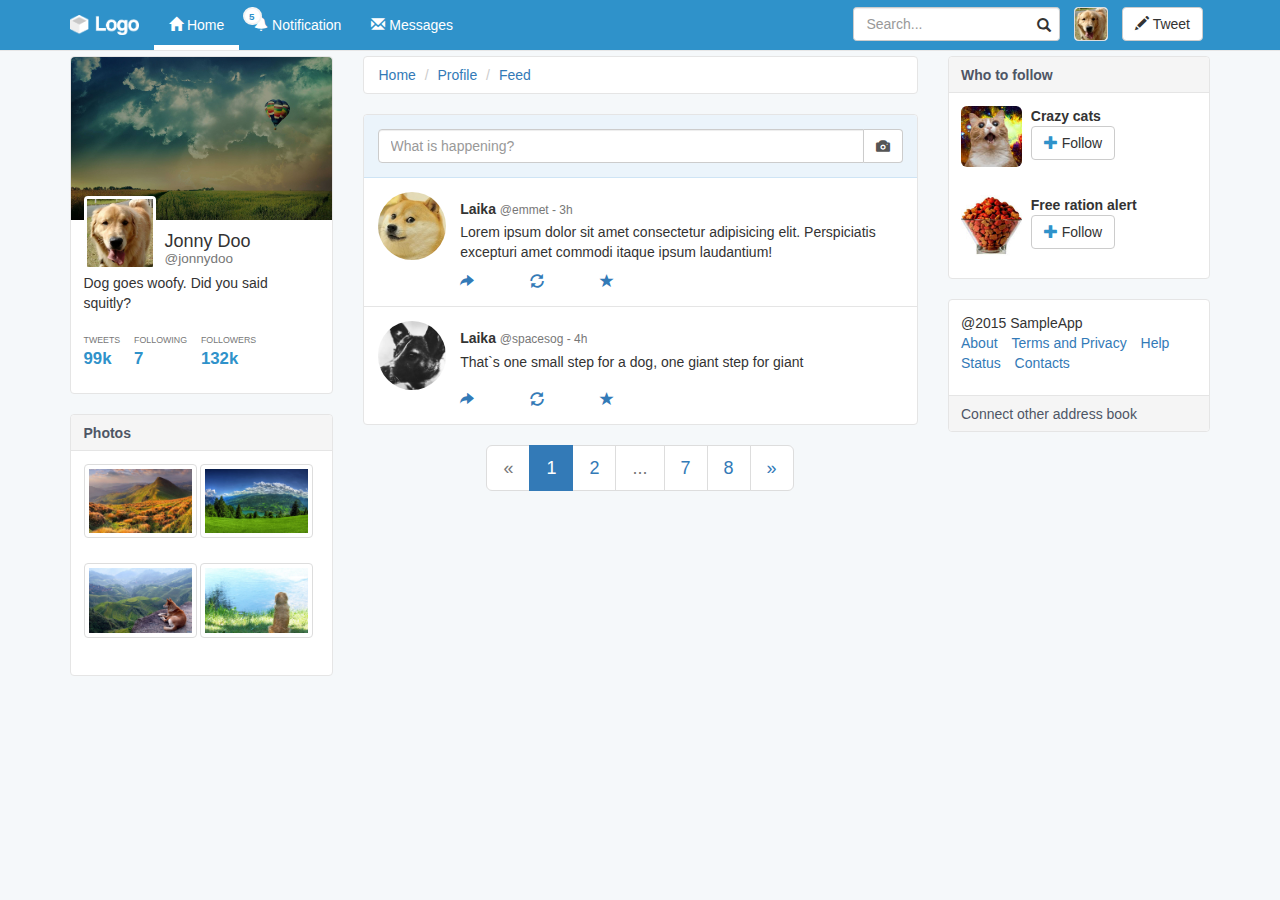
<file: ch_6/index.html>
<!DOCTYPE html>
<html lang="ru">

<head>
    <meta charset="UTF-8">
    <meta name="viewport" content="width=device-width, initial-scale=1.0">
    <link rel="stylesheet" href="css/bootstrap.min.css">
    <link rel="stylesheet" href="css/base.css">
    <title>Web app</title>

</head>

<body>
    <nav class="navbar navbar-default navbar-fixed-top">
        <div class="container">
            <div class="navbar-header">
                <a href="#!" class="navbar-brand">
                    <img src="imgs/logo.png" alt="" class="img-responsive">
                </a>
                <button type="button" class="navbar-toggle collapsed" data-toggle="collapse" data-target="#nav-menu"
                    aria-expanded="false">
                    <span class="sr-only">Toggle navigation</span>
                    <span class="icon-bar"></span>
                    <span class="icon-bar"></span>
                    <span class="icon-bar"></span>
                </button>
                <button id="tweet" class="btn btn-default pull-right visible-xs-block">
                    <span class="glyphicon glyphicon-pencil" aria-hidden="true"></span>
                    Tweet
                </button>
            </div>
            <div class="collapse navbar-collapse" id="nav-menu">
                <ul class="nav navbar-nav">
                    <li class="active">
                        <a href="#">
                            <span class="glyphicon glyphicon-home" aria-hidden="true"></span>

                            Home</a>
                    </li>
                    <li>
                        <a href="#">
                            <span class="badge">5</span>
                            <span class="glyphicon glyphicon-bell" aria-hidden="true"></span>

                            Notification</a>
                    </li>
                    <li>
                        <a href="#">
                            <span class="glyphicon glyphicon-envelope" aria-hidden="true"></span>

                            Messages</a>
                    </li>
                    <li class="visible-xs-inline">
                        <a href="#!">
                            <span class="glyphicon glyphicon-user" aria-hidden="true"></span>
                            Profile
                        </a>
                    </li>
                    <li class="visible-xs-inline">
                        <a href="#!">
                            <span class="glyphicon glyphicon-off" aria-hidden="true"></span>
                            Logout
                        </a>
                    </li>
                </ul>
                <button class="btn btn-default pull-right hidden-xs" id="tweet">
                    <span class="glyphicon glyphicon-pencil" aria-hidden="true"></span>
                    Tweet
                </button>
                <div class="btn-group pull-right hidden-xs" id="nav-options">
                    <button type="button" class="btn btn-default dropdown-toggle thumbnail" data-toggle="dropdown"
                        aria-haspopup="true" aria-expanded="false">
                        <img src="imgs/jon.png">

                    </button>
                    <ul class="dropdown-menu">
                        <li><a href="#!">Profile</a></li>
                        <li><a href="#!">Settings</a></li>
                        <li role="separator"></li>
                        <li><a href="#!">Logout</a></li>
                    </ul>
                </div>
                <form class="hidden-sm hidden-xs" role="search" id="search">
                    <div class="input-group">
                        <input type="text" class="form-control" placeholder="Search...">
                        <span class="glyphicon glyphicon-search" aria-hidden="true"></span>
                    </div>
                </form>
            </div>
        </div>
    </nav>
    <div class="container">
        <div class="row">
            <div class="col-md-3 hidden-sm hidden-xs" id="id-profile">
                <div id="profile-resume" class="card">
                    <img src="imgs/landscape.jpg" class="card-img-top img-responsive">
                    <div class="card-block">
                        <img src="imgs/jon.png" class="card-img">
                        <h4 class="card-title">Jonny Doo <small>@jonnydoo</small> </h4>
                        <p class="card-text">Dog goes woofy. Did you said squitly?</p>
                        <ul class="list-inline list-unstyled">
                            <li id="card-tweets">
                                <a href="#">
                                    <span class="profile-stats">Tweets</span>
                                    <span class="profile-value">99k</span>
                                </a>
                            </li>
                            <li id="card-following">
                                <a href="#">
                                    <span class="profile-stats">Following</span>
                                    <span class="profile-value">7</span>
                                </a>
                            </li>
                            <li id="card-followers">
                                <a href="#">
                                    <span class="profile-stats">Followers</span>
                                    <span class="profile-value">132k</span>
                                </a>
                            </li>
                        </ul>
                    </div>
                </div>
                <div id="profile-photo" class="card">
                    <div class="card-header">Photos</div>
                    <div class="card-block">
                        <ul class="list-inline list-unstyled">
                            <li><a href="#!" class="thumbnail">
                                    <img src="imgs/landscape-02.jpg" alt="" class="img-responsive">
                                </a>
                            </li>
                            <li><a href="#!" class="thumbnail">
                                    <img src="imgs/landscape-03.jpg" alt="" class="img-responsive">
                                </a>
                            </li>
                            <li><a href="#!" class="thumbnail">
                                    <img src="imgs/landscape-04.jpg" alt="" class="img-responsive">
                                </a>
                            </li>
                            <li><a href="#!" class="thumbnail">
                                    <img src="imgs/landscape-05.jpg" alt="" class="img-responsive">
                                </a>
                            </li>
                        </ul>
                    </div>
                </div>
            </div>
            <div id="main" class="col-sm-12 col-md-6">
                <ol class="breadcrumb card">
                    <li><a href="#!">Home</a></li>
                    <li><a href="#!">Profile</a></li>
                    <li class="active"><a href="#!">Feed</a></li>
                </ol>
                <div id="main-card" class="card">
                    <form id="new-message">
                        <div class="input-group">
                            <input type="text" class="form-control" placeholder="What is happening?">
                            <span class="input-group-addon">
                                <span class="glyphicon glyphicon-camera"></span>
                            </span>
                        </div>
                    </form>
                    <ul id="feed" class="list-unstyled">
                        <li>
                            <img src="imgs/doge.jpg" alt="" class="feed-avatar img-circle">
                            <div class="feed-post">
                                <h5>Laika <small>@emmet - 3h</small></h5>
                                <p>Lorem ipsum dolor sit amet consectetur adipisicing elit. Perspiciatis excepturi amet
                                    commodi itaque ipsum laudantium!</p>
                            </div>
                            <div class="action-list">
                                <a href="#!">
                                    <span class="glyphicon glyphicon-share-alt"></span>
                                </a>
                                <a href="#!">
                                    <span class="glyphicon glyphicon-refresh"></span>
                                </a>
                                <a href="#!">
                                    <span class="glyphicon glyphicon-star"></span>
                                </a>
                            </div>
                        </li>
                        <li>
                            <img src="imgs/laika.jpg" alt="" class="feed-avatar img-circle">
                            <div class="feed-post">
                                <h5>Laika <small>@spacesog - 4h</small></h5>
                                <p>That`s one small step for a dog, one giant step for giant</p>
                            </div>
                            <div class="action-list">
                                <a href="#!">
                                    <span class="glyphicon glyphicon-share-alt"></span>
                                </a>
                                <a href="#!">
                                    <span class="glyphicon glyphicon-refresh"></span>
                                </a>
                                <a href="#!">
                                    <span class="glyphicon glyphicon-star"></span>
                                </a>
                            </div>
                        </li>
                    </ul>
                </div>
                <nav class="text-center">
                    <ul class="pagination pagination-lg">
                        <li class="disabled"><a href="#" aria-label="Previos"><span
                                    aria-hidden="true">&laquo;</span></a></li>
                        <li class="active"><a href="#!">1<span class="sr-only">(current)</span></a></li>
                        <li><a href="#!">2</a></li>
                        <li class="disabled"><a href="#!">...</a></li>
                        <li><a href="#!">7</a></li>
                        <li><a href="#!">8</a></li>
                        <li><a href="#!" aria-label="Next"><span aria-hidden="true">&raquo;</span></a></li>

                    </ul>
                </nav>
            </div>
            <div id="right-content" class="col-md-3 hidden-sm hidden-xs">
                <div id="who-follow" class="card">
                    <div class="card-header">
                        Who to follow
                    </div>
                    <div class="card-block">
                        <ul class="list-unstyled">
                            <li>
                                <img src="imgs/cat.jpg" alt="" class="img-rounded">
                                <div class="info">
                                    <strong>Crazy cats</strong>
                                    <button class="btn btn-default">
                                        <span class="glyphicon glyphicon-plus" aria-hidden="true"></span> Follow
                                    </button>
                                </div>
                            </li>
                            <li><img src="imgs/ration.jpg" alt="" class="img-rounded">
                                <div class="info">
                                    <strong>Free ration alert</strong>
                                    <button class="btn btn-default">
                                        <span class="glyphicon glyphicon-plus" aria-hidden="true"></span>
                                        Follow
                                    </button>
                                </div>
                            </li>
                        </ul>
                    </div>
                </div>
                <div id="app-info" class="card">
                    <div class="card-block">
                        @2015 SampleApp
                        <ul class="list-unstyled list-inline">
                            <li><a href="#!">About</a></li>
                            <li><a href="#!">Terms and Privacy</a></li>
                            <li><a href="#!">Help</a></li>
                            <li><a href="#!">Status</a></li>
                            <li><a href="#!">Contacts</a></li>
                        </ul>
                    </div>
                    <div class="card-footer">Connect other address book</div>
                </div>
            </div>
        </div>

        <!-- Bootstap 4 card -->
        <!-- <div class="card">
            <img src="imgs/landscape.jpg" alt="" class="card-img-top img-responsive">
            <div class="card-block">
                <h4 class="card-title">Name</h4>
                <p class="card-text">About text</p>
                <a href="#!" class="btn btn-primary">Can add buttons</a>
            </div>
        </div> -->
        <!--END Bootstap 4 card -->
        <!-- Bootstap 3 card -->


    </div>

    <script src="js/jquery-1.11.3.js"></script>
    <script src="js/bootstrap.js"></script>
    <script src="js/main.js"></script>
</body>

</html>
</file>
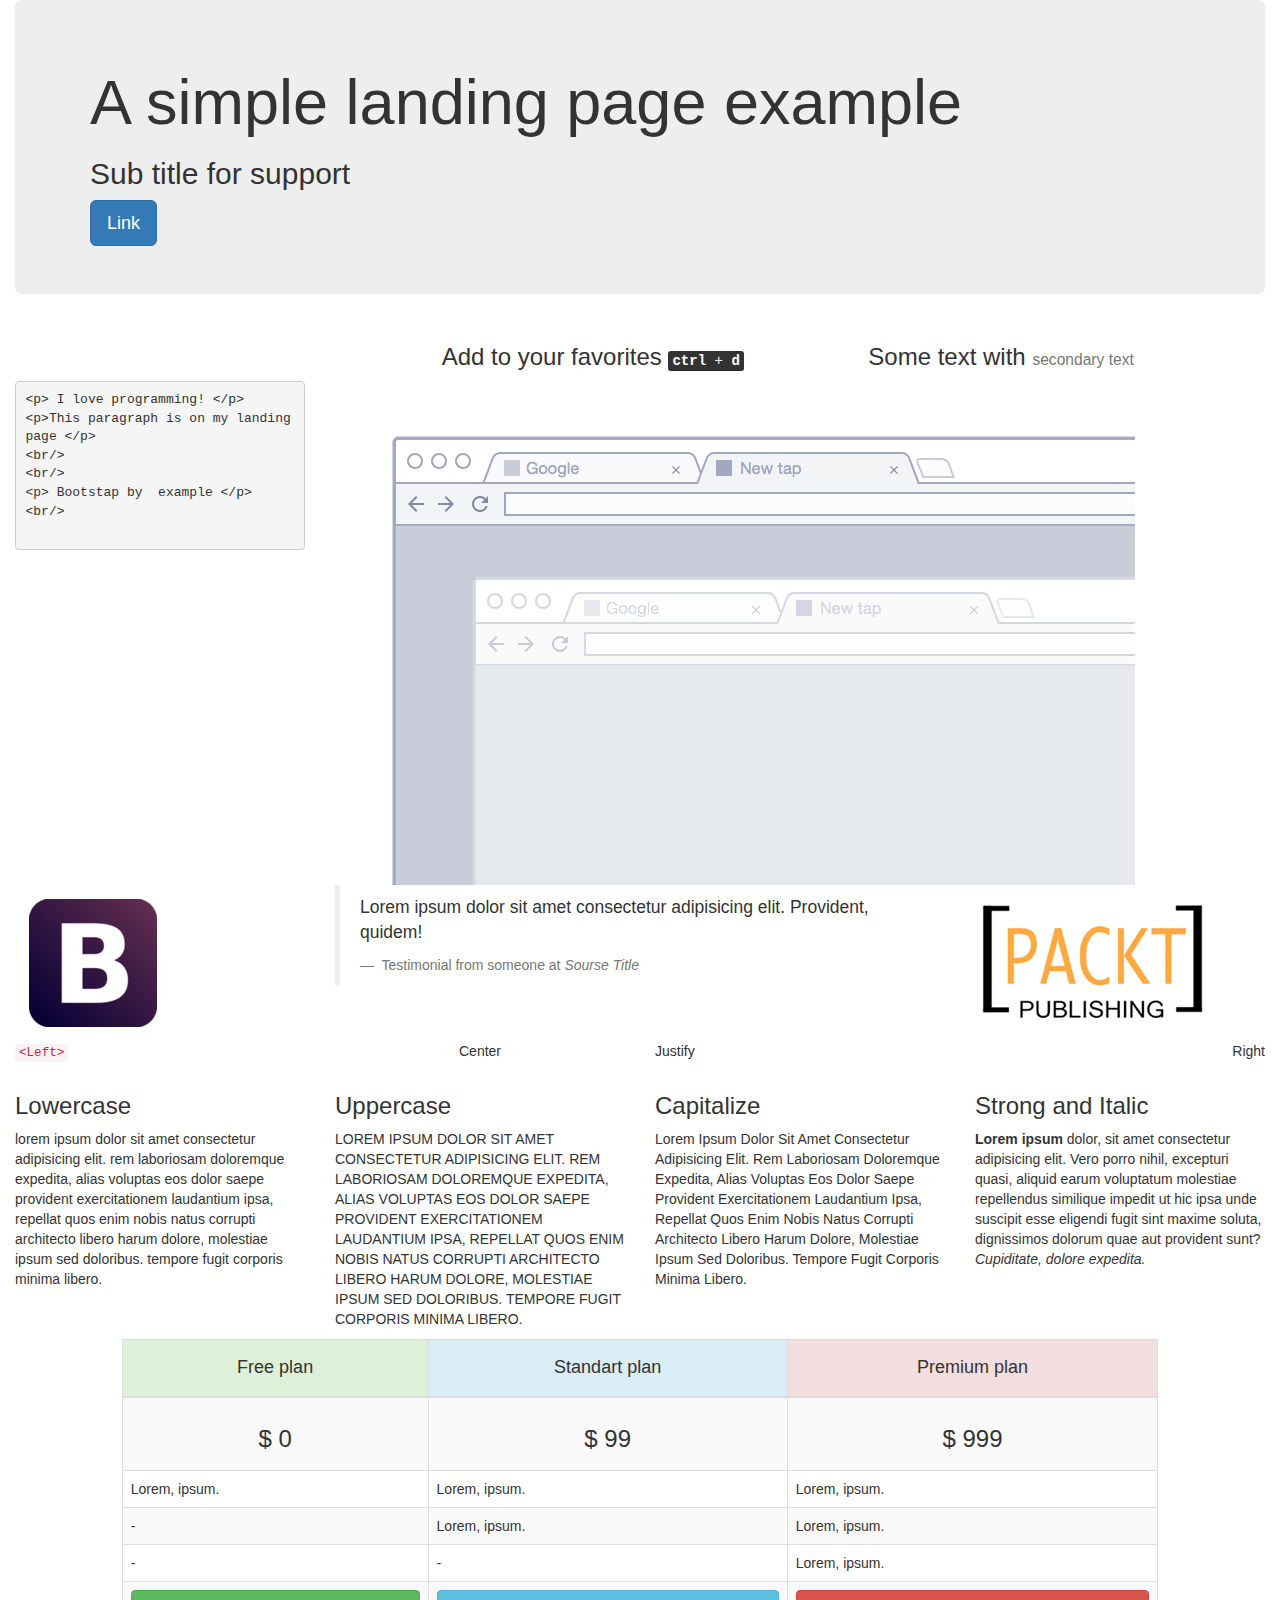
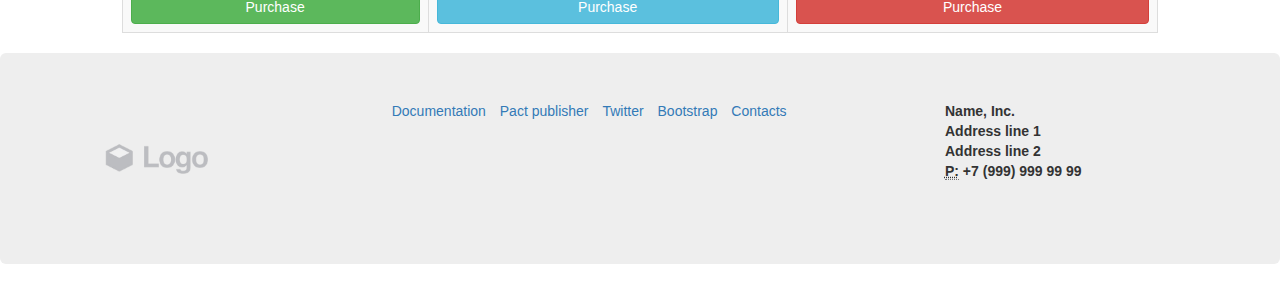
<file: ch_3/hello_world.html>
<!DOCTYPE html>
<html>

<head>
  <meta charset="utf-8">
  <meta http-equiv="X-UA-Compatible" content="IE=edge">
  <meta name="viewport" content="width=device-width, initial-scale=1">
  <title>Hello World!</title>
  <link rel="stylesheet" href="css/bootstrap.min.css">
  <link rel="stylesheet" href="css/base.css">
</head>

<body>
  <div class="container-fluid">
    <div class="jumbotron">
      <div class="container">
        <div class="row">
          <header class="col-md-12">
            <h1 class="h2">A simple landing page example</h1>
            <h2 class="h2">Sub title for support</h2>
            <a href="#" class="btn btn-primary btn-lg" role="button">Link</a>

          </header>

        </div>
      </div>
    </div>
    <div class="row">
      <div class="col-md-offset-4 col-md-4 col-sm-6 col-lg-push-4">
        <h3>Some text with <small>secondary text</small>
        </h3>
      </div>
      <div class="col-md-4 col-sm-6 col-lg-pull-4">
        <h3>
          Add to your favorites
          <small>
            <kbd class="nowrap"> <kbd>ctrl</kbd> + <kbd>d</kbd></kbd>
          </small>
        </h3>
      </div>
    </div>
    <div class="row">
      <div class="col-md-3 col-xs-5">
        <pre>
&lt;p&gt; I love programming! &lt;/p&gt;
&lt;p&gt;This paragraph is on my landing page &lt;/p&gt;
&lt;br/&gt; 
&lt;br/&gt; 
&lt;p&gt; Bootstap by  example &lt;/p&gt;
&lt;br/&gt; 
      </pre>
      </div>
      <div class="col-md-9 col-xs-7">
        <img src="imgs/center.png" alt="" class="img-responsive hidden-xs">
        <img src="imgs/mobile.png" alt="" class="img-responsive visible-xs">
      </div>
    </div>
    <div class="row">
      <div class="col-md-3 hidden-xs col-sm-3">
        <img src="imgs/bs.png" class="img-responsive">
      </div>
      <div class="col-md-6 col-xs-offset-1 col-xs-11 col-sm-6 col-sm-offset-0">
        <blockquote>
          <p>
            Lorem ipsum dolor sit amet consectetur adipisicing elit. Provident, quidem!
          <footer>
            Testimonial from someone at <cite title="Sourse title">Sourse Title</cite>
          </footer>
          </p>
        </blockquote>
      </div>
      <div class="col-md-3 col-xs-7 col-sm-3">
        <img src="imgs/packt.png" class="img-responsive">
      </div>
      <div class="col-xs-5 visible-xs hidden-sm">
        <img src="imgs/bs.png" class="img-responsive">
      </div>
    </div>
    <div class="row">
      <div class="col-md-3">
        <p class="text-left">
          <code>&lt;Left&gt;</code>
        </p>
      </div>
      <div class="col-md-3">
        <p class="text-center">Center</p>
      </div>
      <div class="col-md-3">
        <p class="text-justify">Justify</p>
      </div>
      <div class="col-md-3">
        <p class="text-right">Right</p>
      </div>
    </div>
    <div class="row">
      <div class="col-md-3">
        <h3>Lowercase</h3>
        <p class="text-lowercase">Lorem ipsum dolor sit amet consectetur adipisicing elit. Rem laboriosam doloremque
          expedita, alias voluptas eos dolor saepe provident exercitationem laudantium ipsa, repellat quos enim nobis
          natus corrupti architecto libero harum dolore, molestiae ipsum sed doloribus. Tempore fugit corporis minima
          libero.</p>
      </div>
      <div class="col-md-6">
        <div class="row">
          <div class="col-md-6">
            <h3>Uppercase</h3>
            <p class="text-uppercase">Lorem ipsum dolor sit amet consectetur adipisicing elit. Rem laboriosam doloremque
              expedita, alias voluptas eos dolor saepe provident exercitationem laudantium ipsa, repellat quos enim
              nobis
              natus corrupti architecto libero harum dolore, molestiae ipsum sed doloribus. Tempore fugit corporis
              minima
              libero.</p>
          </div>
          <div class="col-md-6">
            <h3>Capitalize</h3>
            <p class="text-capitalize">Lorem ipsum dolor sit amet consectetur adipisicing elit. Rem laboriosam
              doloremque
              expedita, alias voluptas eos dolor saepe provident exercitationem laudantium ipsa, repellat quos enim
              nobis
              natus corrupti architecto libero harum dolore, molestiae ipsum sed doloribus. Tempore fugit corporis
              minima
              libero.</p>
          </div>
        </div>
      </div>
      <div class="col-md-3">
        <h3>Strong and Italic</h3>
        <p>
          <strong> Lorem ipsum</strong> dolor, sit amet consectetur adipisicing elit. Vero porro nihil, excepturi quasi,
          aliquid earum voluptatum molestiae repellendus similique impedit ut hic ipsa unde suscipit esse eligendi fugit
          sint maxime soluta, dignissimos dolorum quae aut provident sunt? <em>Cupiditate, dolore expedita.</em>
        </p>
      </div>
    </div>
    <div class="row">
      <div class="col-md-10 col-md-offset-1">
        <table class="table table-striped table-bordered table-hover">
          <thead>
            <tr>
              <th class="success text-center">
                <h4>Free plan</h4>
              </th>
              <th class="info text-center">
                <h4>Standart plan</h4>
              </th>
              <th class="danger text-center">
                <h4>Premium plan</h4>
              </th>
            </tr>
          </thead>
          <tbody>
            <tr>
              <td>
                <h3 class="text-center">$ 0</h3>
              </td>
              <td>
                <h3 class="text-center">$ 99</h3>
              </td>
              <td>
                <h3 class="text-center">$ 999</h3>
              </td>
            </tr>
            <tr>
              <td>Lorem, ipsum.</td>
              <td>Lorem, ipsum.</td>
              <td>Lorem, ipsum.</td>
            </tr>
            <tr>
              <td>-</td>
              <td>Lorem, ipsum.</td>
              <td>Lorem, ipsum.</td>
            </tr>
            <tr>
              <td>-</td>
              <td>-</td>
              <td>Lorem, ipsum.</td>
            </tr>
            <tr>
              <td><a class="btn btn-success btn-block" href="#" id="">Purchase</a></td>
              <td><a class="btn btn-info btn-block" href="#" id="">Purchase</a></td>
              <td><a class="btn btn-danger btn-block" href="#" id="">Purchase</a></td>
            </tr>

          </tbody>
        </table>
      </div>
    </div>
    <footer class="row jumbotron">
      <div class="col-md-2">
        <img src="imgs/logo.png" alt="" class="img-responsive">
      </div>
      <div class="col-md-7 text-center">
        <ul class="unstyled list-inline">
          <li><a href="#!">Documentation</a></li>
          <li><a href="#!">Pact publisher</a></li>
          <li><a href="#!">Twitter</a></li>
          <li><a href="#!">Bootstrap</a></li>
          <li><a href="#!">Contacts</a></li>
        </ul>
      </div>
      <div class="col-md-3">
        <address>
          <strong>Name, Inc. <br>Address line 1 <br> Address line 2 <br>
            <abbr title="Phone">P:</abbr> +7 (999) 999 99 99
          </strong>
        </address>
      </div>
    </footer>
    <!-- <script src="https://cdn.jsdelivr.net/npm/@popperjs/core@2.11.8/dist/umd/popper.min.js"
      integrity="sha384-I7E8VVD/ismYTF4hNIPjVp/Zjvgyol6VFvRkX/vR+Vc4jQkC+hVqc2pM8ODewa9r" crossorigin="anonymous"></script>
    <script src="https://cdn.jsdelivr.net/npm/bootstrap@5.3.3/dist/js/bootstrap.min.js"
      integrity="sha384-0pUGZvbkm6XF6gxjEnlmuGrJXVbNuzT9qBBavbLwCsOGabYfZo0T0to5eqruptLy" crossorigin="anonymous"></script> -->
    <script src="js/jquery-1.11.3.js"></script>
    <script src="js/bootstrap.js"></script>
</body>

</html>
</file>
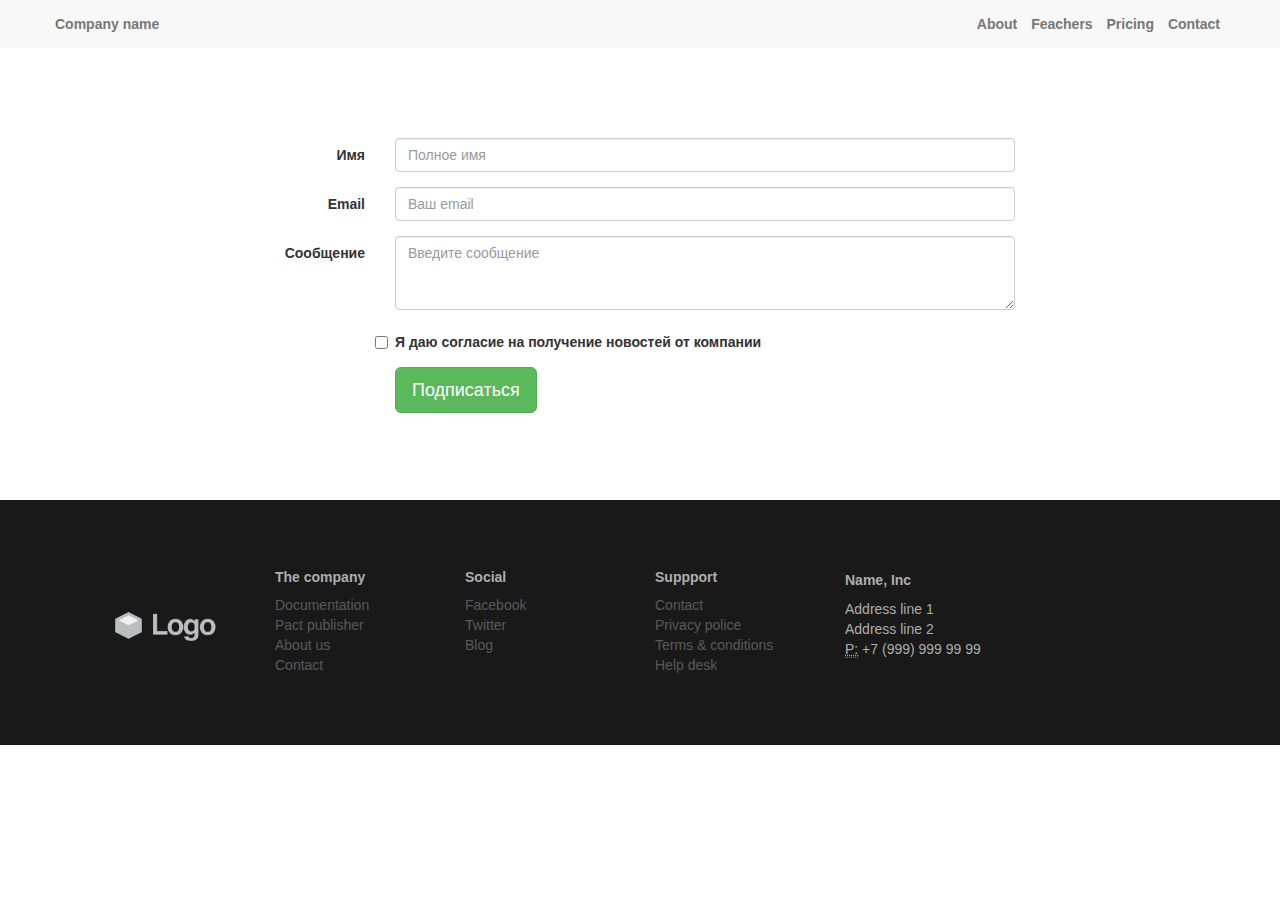
<file: ch_4/contact.html>
<!DOCTYPE html>
<html lang="en">

<head>
    <meta charset="UTF-8">
    <meta name="viewport" content="width=device-width, initial-scale=1.0">
    <meta charset="utf-8">
    <meta http-equiv="X-UA-Compatible" content="IE=edge">
    <meta name="viewport" content="width=device-width, initial-scale=1">
    <title>Hello World!</title>
    <link rel="stylesheet" href="css/bootstrap.min.css">
    <link rel="stylesheet" href="css/base.css">
    <title>Document</title>
</head>

<body>
    <header>
        <div class="container">
            <div class="row">
                <a href="#!" class="brand pull-left">Company name</a>
                <ul class="list-inline list-unstyled pull-right">
                    <li><a href="#!">About</a></li>
                    <li><a href="#!">Feachers</a></li>
                    <li><a href="#!">Pricing</a></li>
                    <li><a href="#!">Contact</a></li>
                </ul>
            </div>
        </div>
    </header>
    <section id="contact" class="container">
        <div class="row">
            <div class="col-sm-offset-2 col-sm-8">
                <form class="form-horizontal">
                    <div class="form-group">
                        <label for="contact-name" class="col-sm-2 control-label">Имя</label>
                        <div class="col-sm-10">
                            <input type="text" class="form-control" id="contact-name" placeholder="Полное имя">
                        </div>
                    </div>
                    <div class="form-group">
                        <label for="contact-email" class="col-sm-2 control-label">Email</label>
                        <div class="col-sm-10">
                            <input type="text" class="form-control" id="contact-email" placeholder="Ваш email">
                        </div>
                    </div>
                    <div class="form-group">
                        <label for="contact-message" class="col-sm-2 control-label">Сообщение</label>
                        <div class="col-sm-10">
                            <textarea rows="3" class="form-control" id="contact-message"
                                placeholder="Введите сообщение"></textarea>
                        </div>
                    </div>
                    <div class="form-group">
                        <div class="col-sm-offset-2 col-sm-10">
                            <label for="" class="checkbox">
                                <input type="checkbox" value="">
                                Я даю согласие на получение новостей от компании
                            </label>
                        </div>
                    </div>
                    <div class="form-group">
                        <div class="col-sm-offset-2 col-sm-10">
                            <button class="btn btn-lg btn-success" type="submit">Подписаться</button>
                        </div>
                    </div>
                </form>
            </div>
        </div>
    </section>
    <footer>
        <div class="container">
            <div class="col-sm-2">
                <img src="/ch_4/imgs/logo.png" class="img-responsive">
            </div>
            <div class="col-sm-2">
                <h5>The company</h5>
                <ul class="list-unstyled">
                    <li><a href="#!">Documentation</a></li>
                    <li><a href="#!">Pact publisher</a></li>
                    <li><a href="#!">About us</a></li>
                    <li><a href="#!">Contact</a></li>
                </ul>
            </div>
            <div class="col-sm-2">
                <h5>Social</h5>
                <ul class="list-unstyled">
                    <li><a href="#!">Facebook</a></li>
                    <li><a href="#!">Twitter</a></li>
                    <li><a href="#!">Blog</a></li>
                </ul>
            </div>
            <div class="col-sm-2">
                <h5>Suppport</h5>
                <ul class="list-unstyled">
                    <li><a href="#!">Contact</a></li>
                    <li><a href="#!">Privacy police</a></li>
                    <li><a href="#!">Terms & conditions</a></li>
                    <li><a href="#!">Help desk</a></li>
                </ul>
            </div>
            <div class="col-sm-4">
                <address>
                    <strong>Name, Inc</strong> Address line 1 <br>
                    Address line 2 <br>
                    <abbr title="Телефон">P:</abbr> +7 (999) 999 99 99
                </address>
            </div>
        </div>
    </footer>
    <script src="js/jquery-1.11.3.js"></script>
    <script src="js/bootstrap.js"></script>
    <script src="js/main.js"></script>
</body>

</html>
</file>
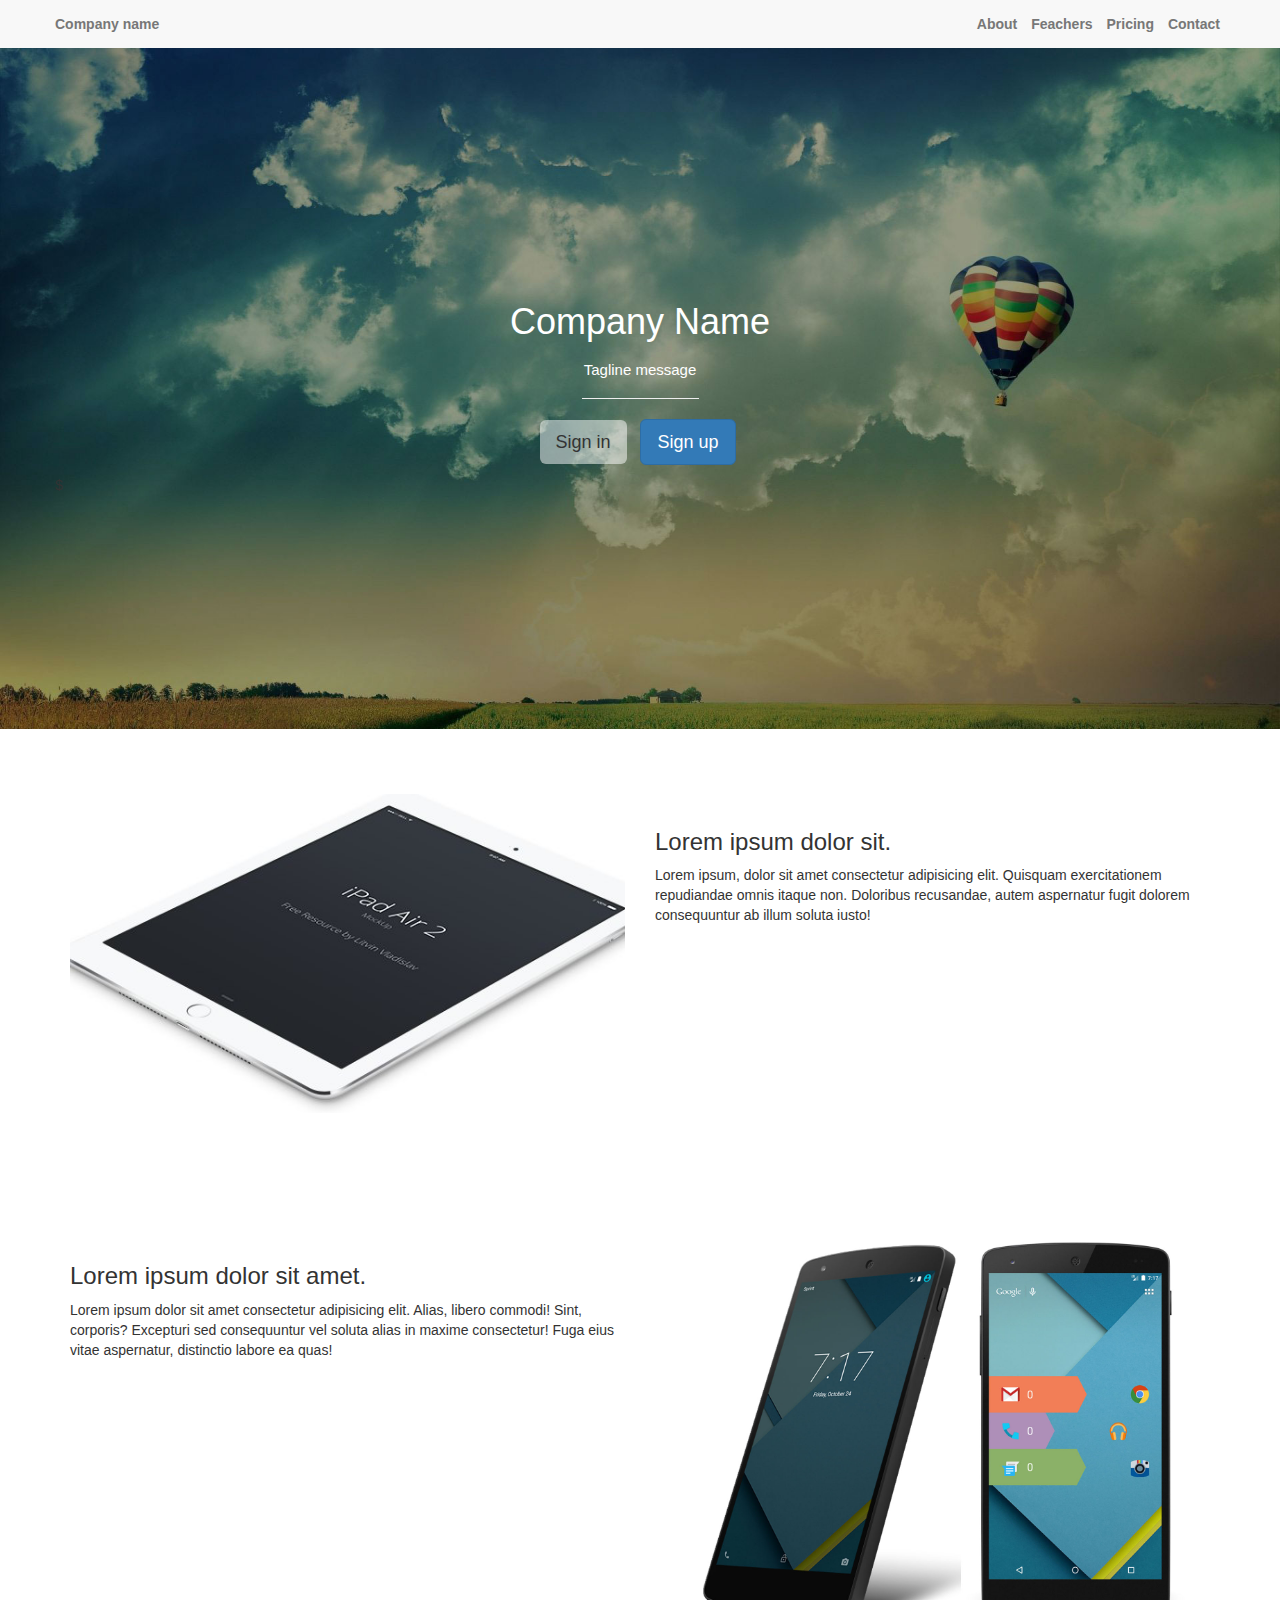
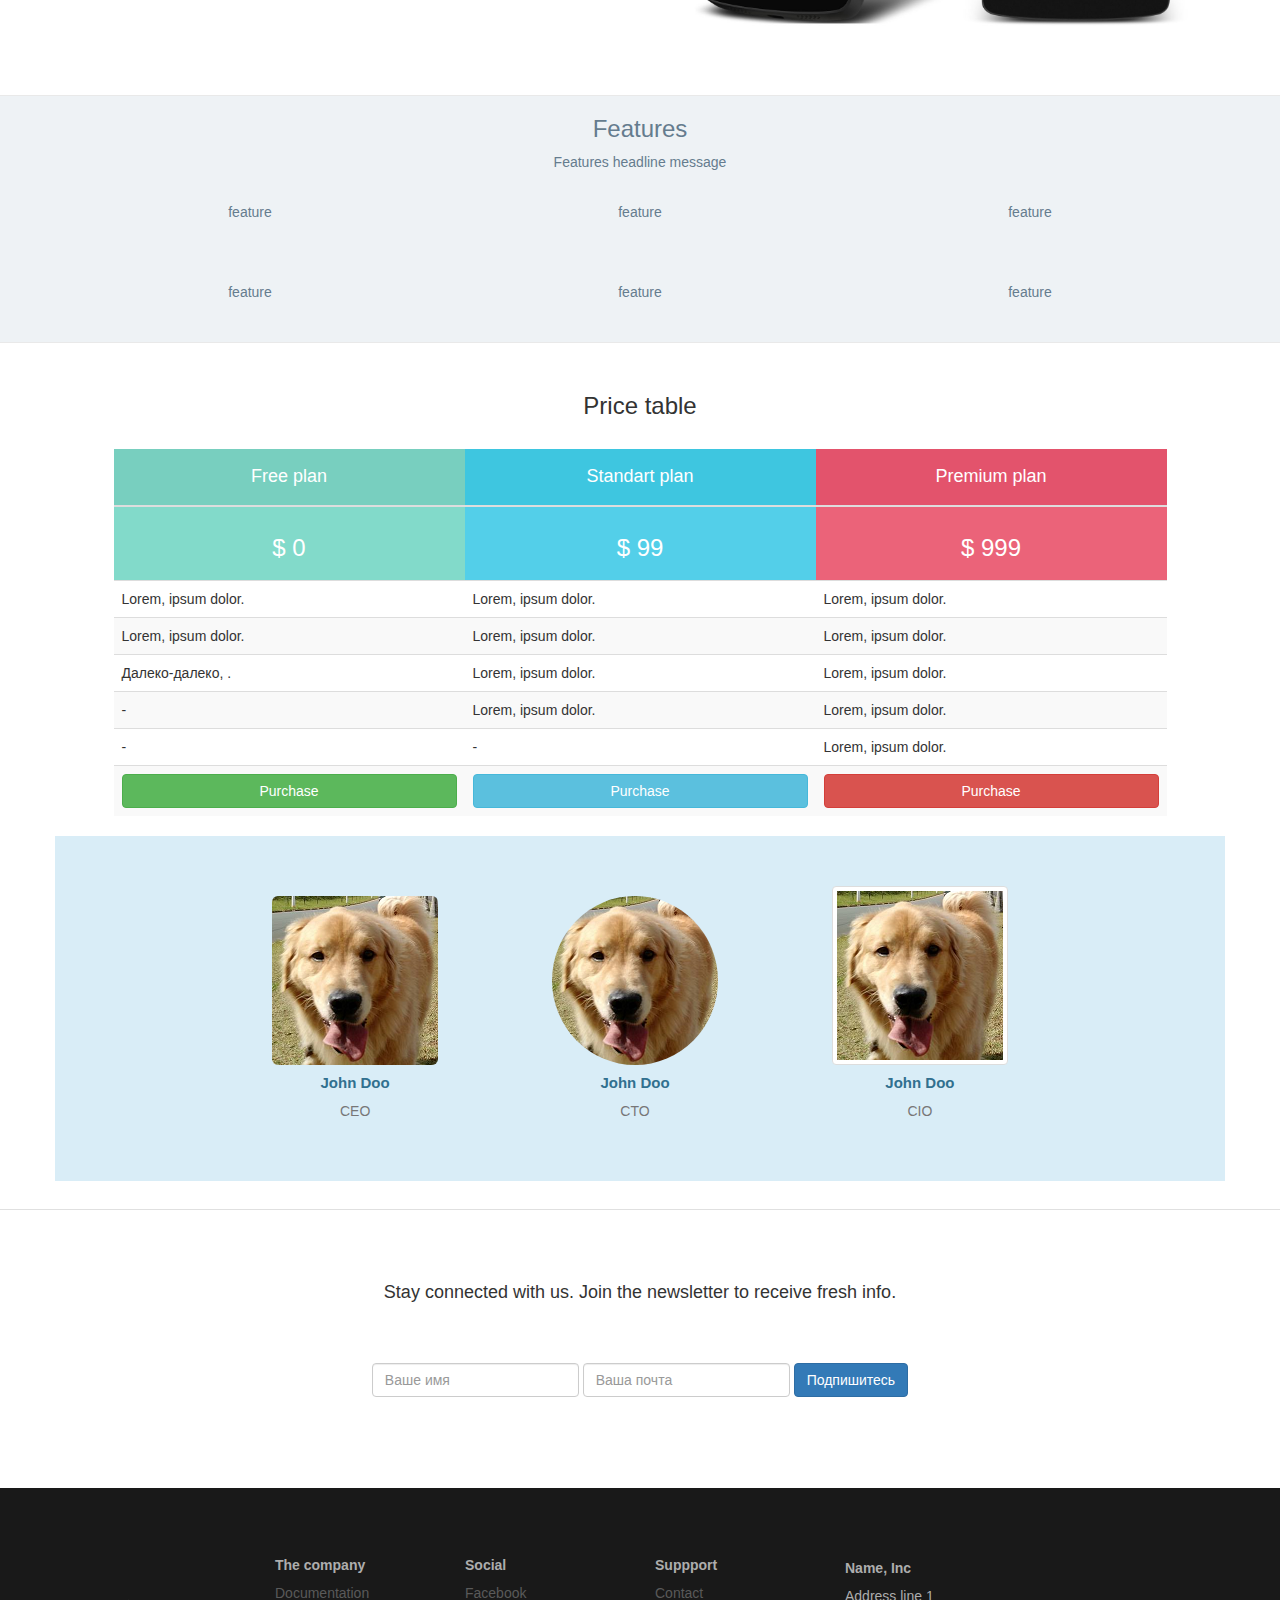
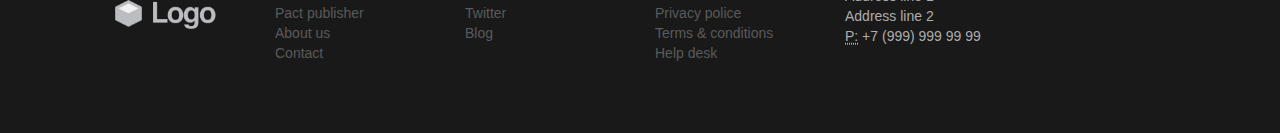
<file: ch_4/hello_world.html>
<!DOCTYPE html>
<html>

<head>
  <meta charset="utf-8">
  <meta http-equiv="X-UA-Compatible" content="IE=edge">
  <meta name="viewport" content="width=device-width, initial-scale=1">
  <title>Hello World!</title>
  <link rel="stylesheet" href="css/bootstrap.min.css">
  <link rel="stylesheet" href="css/base.css">
</head>

<body>
  <header>
    <div class="container">
      <div class="row">
        <a href="#!" class="brand pull-left">Company name</a>
        <ul class="list-inline list-unstyled pull-right">
          <li><a href="#!">About</a></li>
          <li><a href="#!">Feachers</a></li>
          <li><a href="#!">Pricing</a></li>
          <li><a href="contact.html">Contact</a></li>
        </ul>
      </div>
    </div>
  </header>
  <section id="intro-header">
    <div class="container">
      <div class="row">
        <div class="wrap-headline">
          <h1 class="text-center">Company Name</h1>
          <h2 class="text-center">Tagline message</h2>
          <hr>
          <ul class="list-inline list-unstyle text-center">
            <li><a href="#!" class="btn btn-default btn-lg" id="sign-btn" role="button">Sign in</a></li>
            <li><a href="#!" class="btn btn-primary btn-lg" role="button">Sign up</a></li>
          </ul>$
          <form id="signin" class="text-center  hidden-element form-inline">
            <div class="form-group">
              <div class="input-group">
                <div class="input-group-addon">@</div>
                <input class="form-control" type="text" name="" id="sign-email" placeholder="email">
              </div>
              <div class="form-group">
                <div class="input-group">
                  <div class="input-group-addon">*</div>
                  <input class="form-control" type="password" id="signin-password" placeholder="Password">
                </div>
              </div>
              <button type="submit" class="btn btn-default">Sign in</button>
            </div>
          </form>
        </div>
      </div>
    </div>
  </section>
  <section id="about">
    <div class="container">
      <div class="row">
        <div class="col-sm-6"><img class="img-responsive" src="imgs/mock_ipad.jpg" alt=""></div>
        <div class="col-sm-6">
          <h3>Lorem ipsum dolor sit.</h3>
          <p>Lorem ipsum, dolor sit amet consectetur adipisicing elit. Quisquam exercitationem repudiandae omnis itaque
            non. Doloribus recusandae, autem aspernatur fugit dolorem consequuntur ab illum soluta iusto!</p>
        </div>
      </div>
      <div class="row">
        <div class="col-sm-6">
          <h3>Lorem ipsum dolor sit amet.</h3>
          <p>Lorem ipsum dolor sit amet consectetur adipisicing elit. Alias, libero commodi! Sint, corporis? Excepturi
            sed consequuntur vel soluta alias in maxime consectetur! Fuga eius vitae aspernatur, distinctio labore ea
            quas!</p>
        </div>
        <div class="col-sm-6"><img src="imgs/mock_nexus.jpg" alt="" class="img-responsive"></div>
      </div>
    </div>
  </section>
  <section id="features">
    <div class="container">
      <div class="row">
        <div class="col-sm-12">
          <h3 class="text-center">Features</h3>
          <p class="text-center">Features headline message</p>
        </div>
      </div>
      <div class="row">
        <div class="col-sm-6 col-md-4">
          <div class="feature">feature</div>
        </div>
        <div class="col-sm-6 col-md-4">
          <div class="feature">feature</div>
        </div>
        <div class="col-sm-6 col-md-4">
          <div class="feature">feature</div>
        </div>
        <div class="col-sm-6 col-md-4">
          <div class="feature">feature</div>
        </div>
        <div class="col-sm-6 col-md-4">
          <div class="feature">feature</div>
        </div>
        <div class="col-sm-6 col-md-4">
          <div class="feature">feature</div>
        </div>
      </div>
    </div>
  </section>
  <section id="pricing">
    <div class="container">
      <div class="row">
        <div class="col-sm-12">
          <h3 class="text-center price-headline">Price table</h3>
        </div>
      </div>
      <div class="row">
        <!-- <div class="col-sm-10 col-sm-offset-1"> -->
        <div class="center-block">
          <table class="table table-striped table-hover">
            <thead>
              <tr>
                <th class="success">
                  <h4 class="text-center white-text">Free plan</h4>
                </th>
                <th class="info">
                  <h4 class="text-center white-text">Standart plan</h4>
                </th>
                <th class="danger">
                  <h4 class="text-center white-text">Premium plan</h4>
                </th>
              </tr>
            </thead>
            <tbody>
              <tr>
                <td class="success">
                  <h3 class="text-center white-text">$ 0</h3>
                </td>
                <td class="info">
                  <h3 class="text-center white-text">$ 99</h3>
                </td>
                <td class="danger">
                  <h3 class="text-center white-text">$ 999</h3>
                </td>
              </tr>
              <tr>
                <td>Lorem, ipsum dolor.</td>
                <td>Lorem, ipsum dolor.</td>
                <td>Lorem, ipsum dolor.</td>
              </tr>
              <tr>
                <td>Lorem, ipsum dolor.</td>
                <td>Lorem, ipsum dolor.</td>
                <td>Lorem, ipsum dolor.</td>
              </tr>
              <tr>
                <td>Далеко-далеко, .</td>
                <td>Lorem, ipsum dolor.</td>
                <td>Lorem, ipsum dolor.</td>
              </tr>
              <tr>
                <td>-</td>
                <td>Lorem, ipsum dolor.</td>
                <td>Lorem, ipsum dolor.</td>
              </tr>
              <tr>
                <td>-</td>
                <td>-</td>
                <td>Lorem, ipsum dolor.</td>
              </tr>
              <tr>
                <td><a href="#!" class="btn btn-block btn-success">Purchase</a></td>
                <td><a href="#!" class="btn btn-block btn-info">Purchase</a></td>
                <td><a href="#!" class="btn btn-block btn-danger">Purchase</a></td>
              </tr>
            </tbody>
          </table>
        </div>
      </div>
    </div>
  </section>
  <section id="team">
    <div class="container bg-info">
      <div class="row">
        <div class="col-sm-12">
          <ul class="list-inline list-unstyled text-center">
            <li>
              <img src="imgs/jon.png" alt="" class="img-rounded">
              <h5 class="text-info">John Doo</h5>
              <p class="text-muted">CEO</p>
            </li>
            <li>
              <img src="imgs/jon.png" alt="" class="img-circle">
              <h5 class="text-info">John Doo</h5>
              <p class="text-muted">CTO</p>
            </li>
            <li>
              <img src="imgs/jon.png" alt="" class="img-thumbnail">
              <h5 class="text-info">John Doo</h5>
              <p class="text-muted">CIO</p>
            </li>
          </ul>
        </div>
      </div>
    </div>
  </section>
  <section id="newsletter" class="text-center">
    <h4>Stay connected with us. Join the newsletter to receive fresh info.</h4>
    <form method="post" class="form-inline">
      <div class="form-group">
        <input type="text" class="form-control" placeholder="Ваше имя">
      </div>
      <div class="form-group">
        <input type="text" class="form-control" placeholder="Ваша почта">
      </div>
      <button type="submit" class="btn btn-primary">Подпишитесь</button>
    </form>
  </section>

  <footer>
    <div class="container">
      <div class="col-sm-2">
        <img src="/ch_4/imgs/logo.png" class="img-responsive">
      </div>
      <div class="col-sm-2">
        <h5>The company</h5>
        <ul class="list-unstyled">
          <li><a href="#!">Documentation</a></li>
          <li><a href="#!">Pact publisher</a></li>
          <li><a href="#!">About us</a></li>
          <li><a href="#!">Contact</a></li>
        </ul>
      </div>
      <div class="col-sm-2">
        <h5>Social</h5>
        <ul class="list-unstyled">
          <li><a href="#!">Facebook</a></li>
          <li><a href="#!">Twitter</a></li>
          <li><a href="#!">Blog</a></li>
        </ul>
      </div>
      <div class="col-sm-2">
        <h5>Suppport</h5>
        <ul class="list-unstyled">
          <li><a href="#!">Contact</a></li>
          <li><a href="#!">Privacy police</a></li>
          <li><a href="#!">Terms & conditions</a></li>
          <li><a href="#!">Help desk</a></li>
        </ul>
      </div>
      <div class="col-sm-4">
        <address>
          <strong>Name, Inc</strong> Address line 1 <br>
          Address line 2 <br>
          <abbr title="Телефон">P:</abbr> +7 (999) 999 99 99
        </address>
      </div>
    </div>
  </footer>



  <!-- <script src="https://cdn.jsdelivr.net/npm/@popperjs/core@2.11.8/dist/umd/popper.min.js"
      integrity="sha384-I7E8VVD/ismYTF4hNIPjVp/Zjvgyol6VFvRkX/vR+Vc4jQkC+hVqc2pM8ODewa9r" crossorigin="anonymous"></script>
    <script src="https://cdn.jsdelivr.net/npm/bootstrap@5.3.3/dist/js/bootstrap.min.js"
      integrity="sha384-0pUGZvbkm6XF6gxjEnlmuGrJXVbNuzT9qBBavbLwCsOGabYfZo0T0to5eqruptLy" crossorigin="anonymous"></script> -->
  <script src="js/jquery-1.11.3.js"></script>
  <script src="js/bootstrap.js"></script>
  <script src="js/main.js"></script>
</body>

</html>
</file>
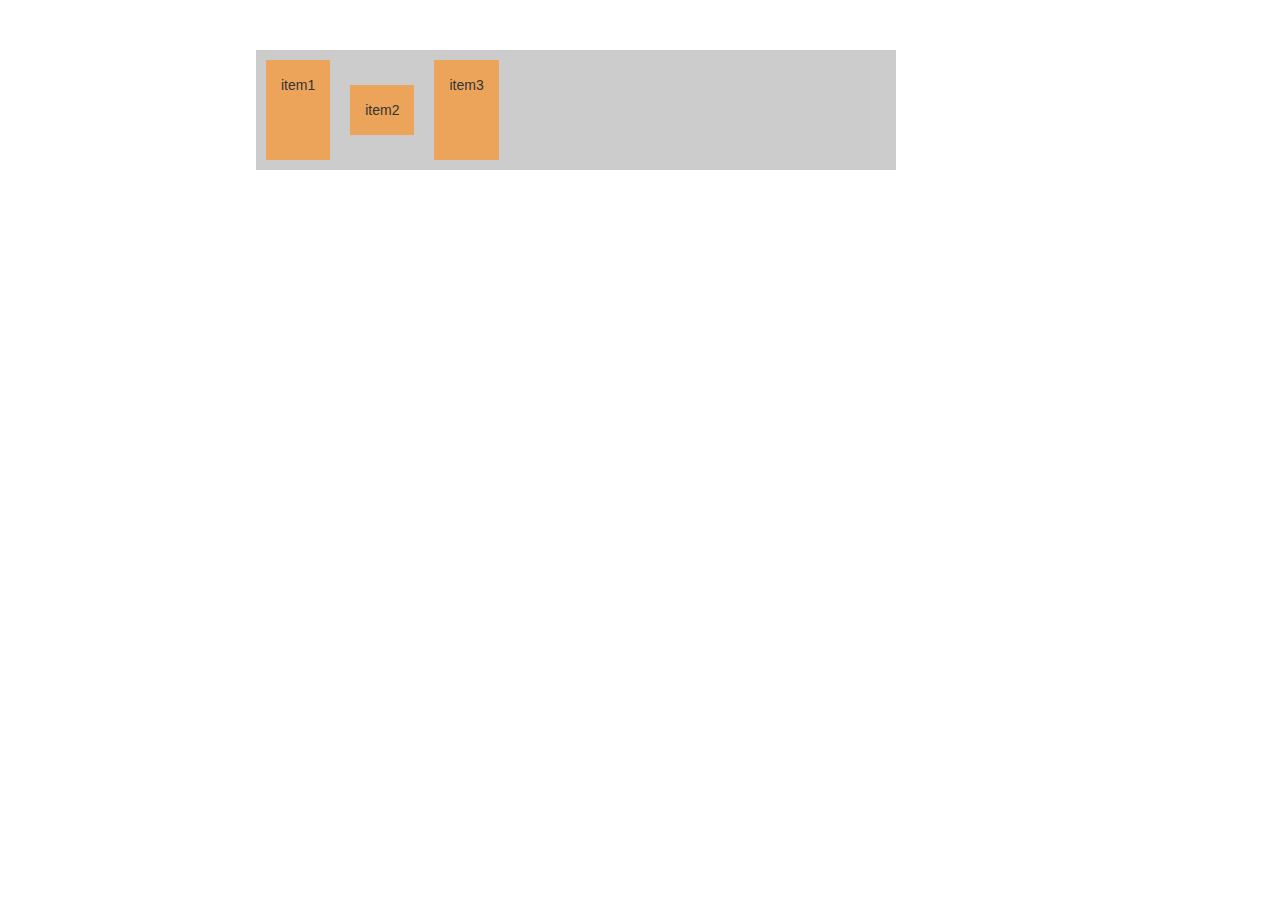
<file: ch_5/flexbox.html>
<!DOCTYPE html>
<html lang="ru">

<head>
    <meta charset="UTF-8">
    <meta name="viewport" content="width=device-width, initial-scale=1.0">
    <title>Document</title>
    <link rel="stylesheet" href="css/bootstrap.min.css">
    <link rel="stylesheet" href="css/base.css">
</head>

<body>
    <div class="wrapping-flex">
        <div class="item1">item1</div>
        <div class="item2">item2</div>
        <div class="item3">item3</div>
    </div>

    <script src="js/jquery-1.11.3.js"></script>
    <script src="js/bootstrap.js"></script>
    <script src="js/main.js"></script>
</body>

</html>
</file>
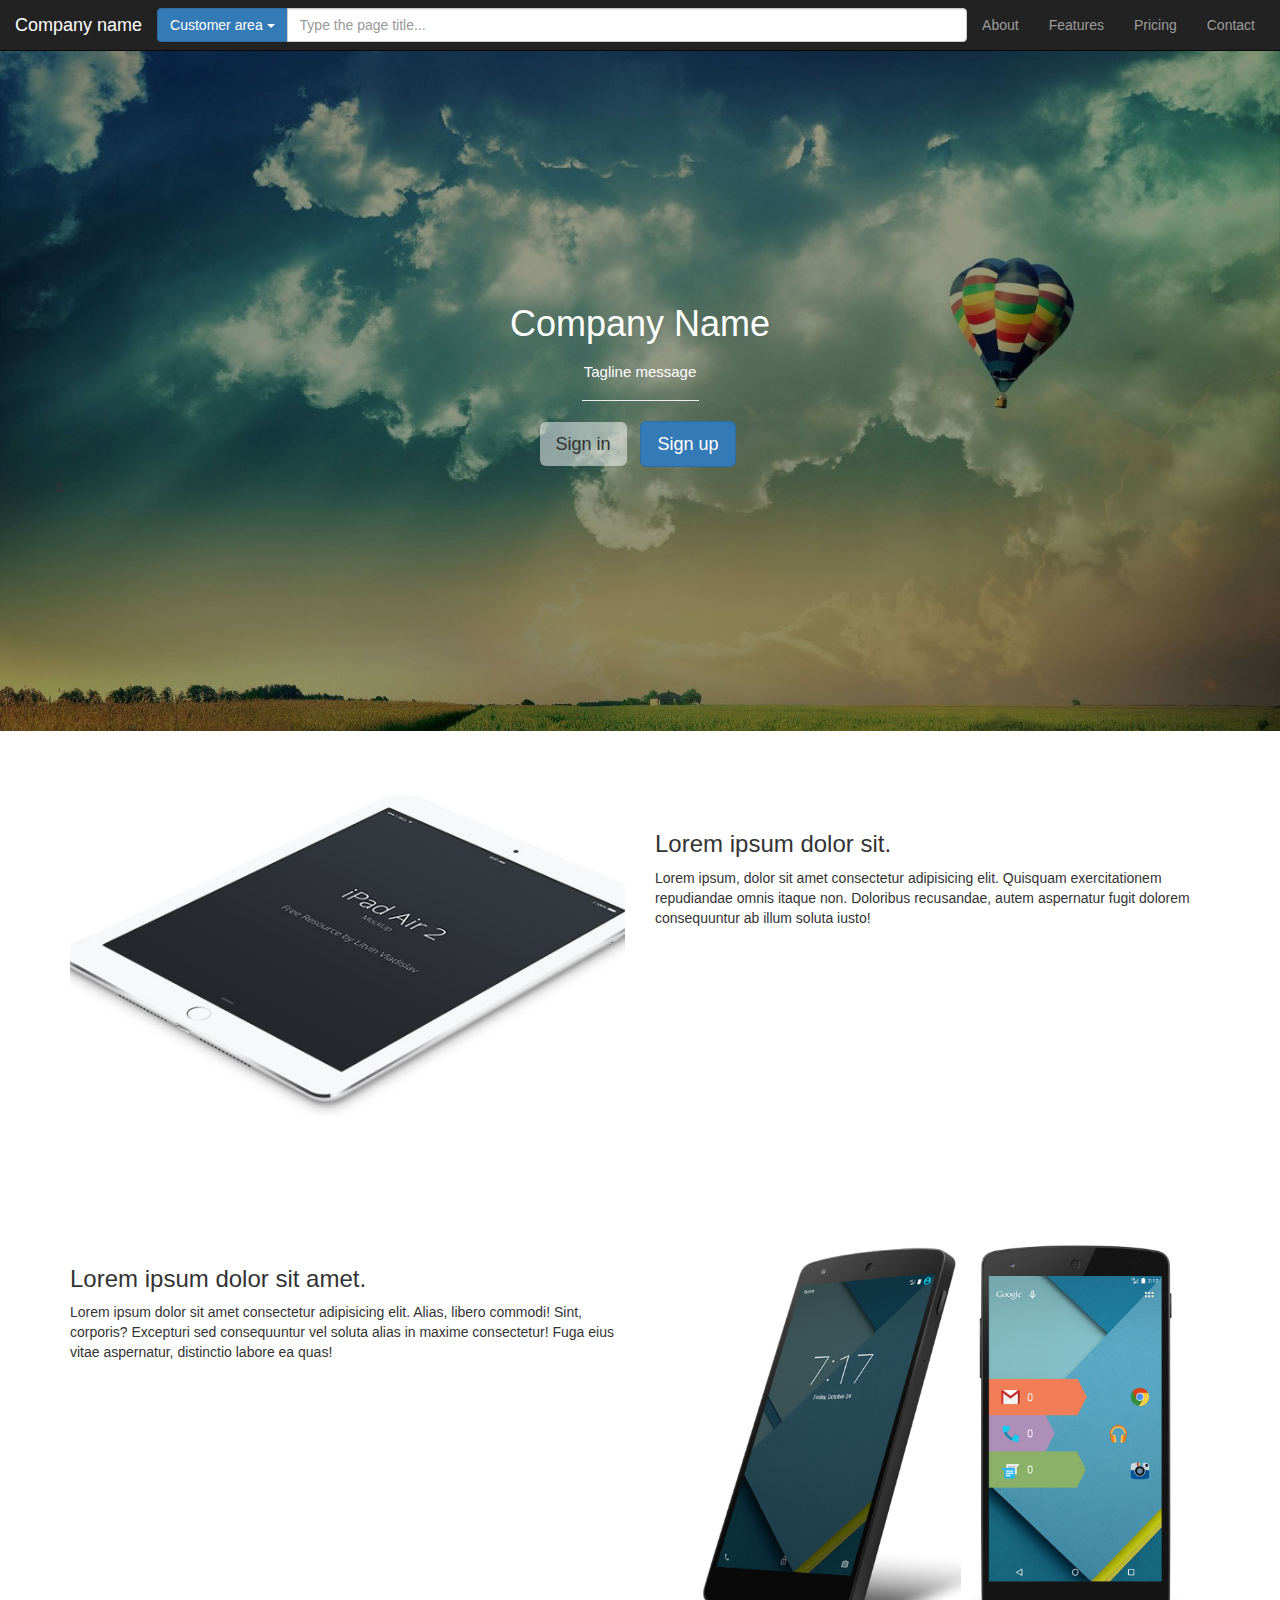
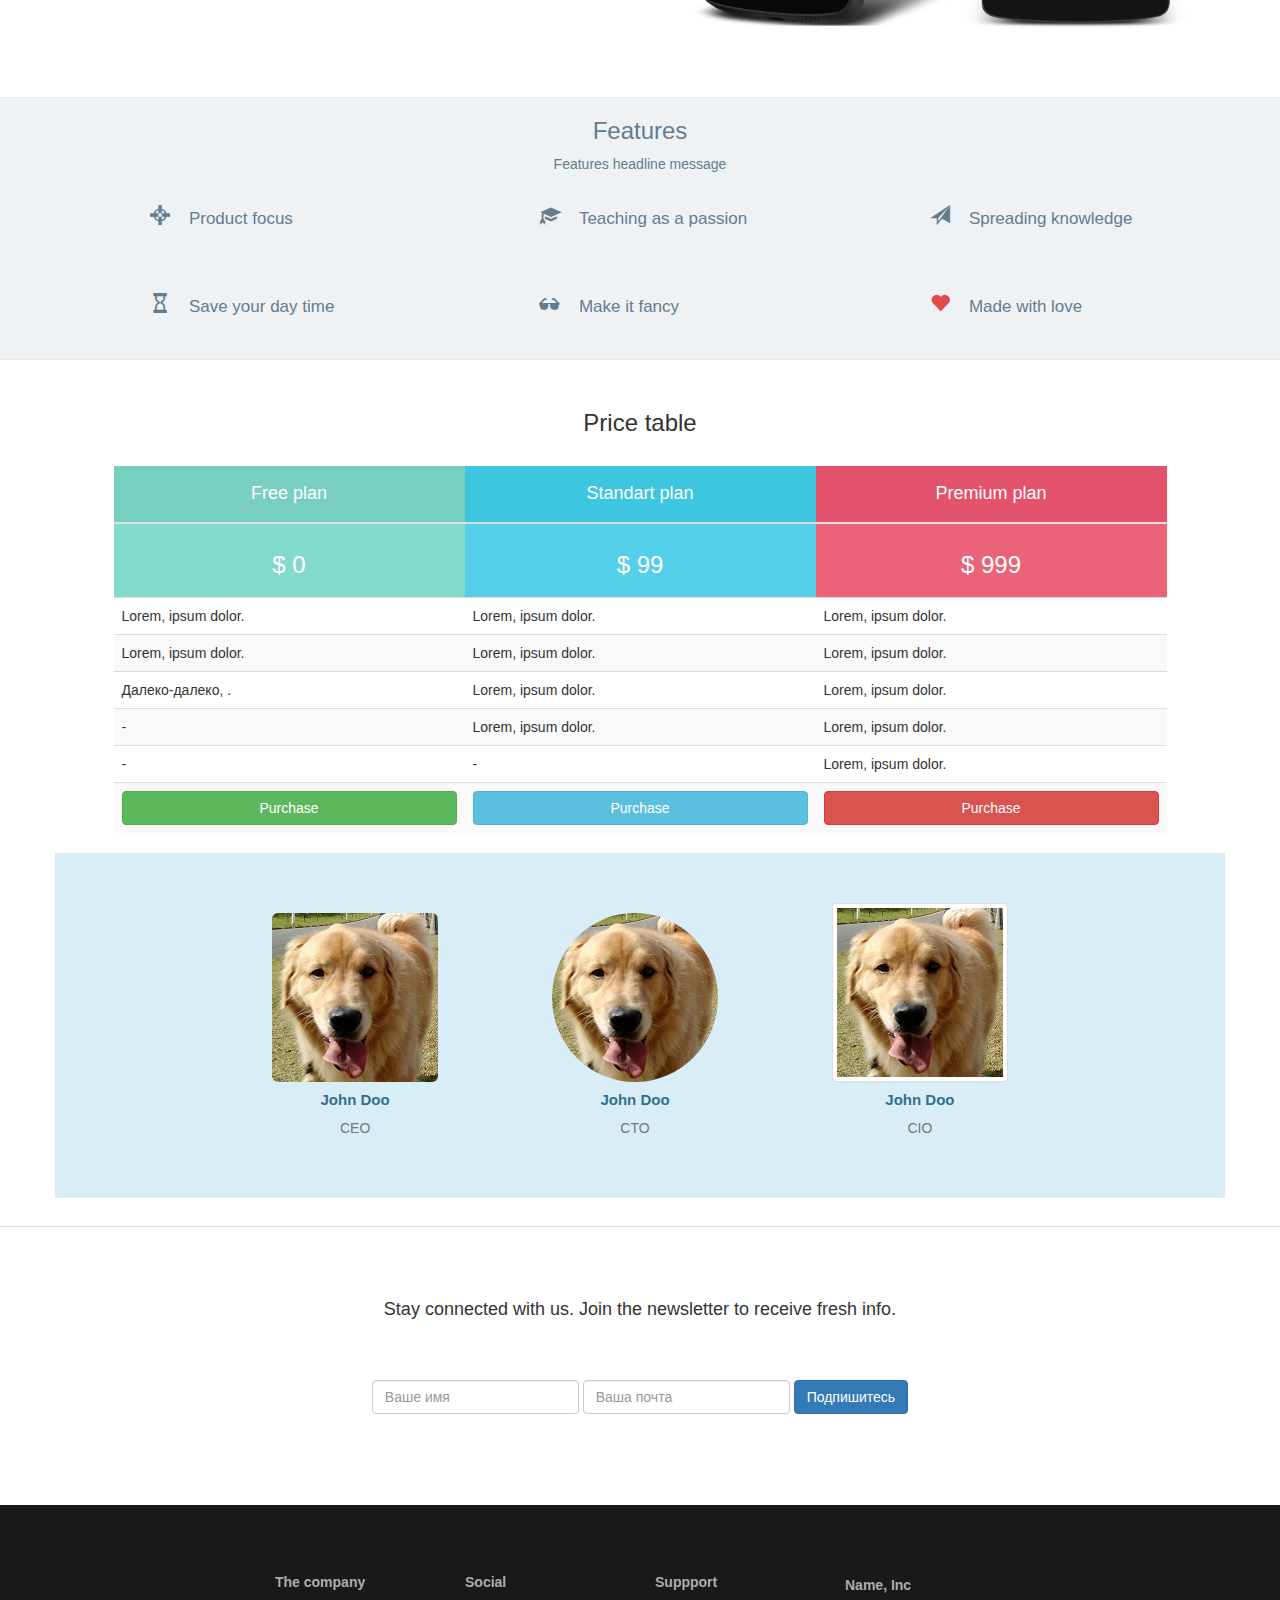
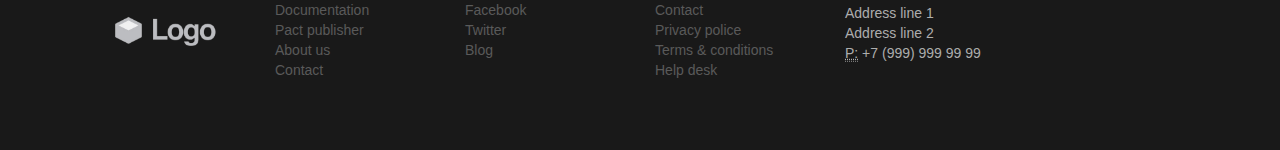
<file: ch_5/hello_world.html>
<!DOCTYPE html>
<html>

<head>
  <meta charset="utf-8">
  <meta http-equiv="X-UA-Compatible" content="IE=edge">
  <meta name="viewport" content="width=device-width, initial-scale=1">
  <title>Hello World!</title>
  <link rel="stylesheet" href="css/bootstrap.min.css">
  <link rel="stylesheet" href="css/base.css">
</head>

<body>
  <nav class="navbar navbar-default navbar-fixed-top navbar-inverse">
    <div class="navbar-header">
      <a href="landing_page.html" class="navbar-brand">Company name</a>

      <button type="button" class="navbar-toggle collapsed" data-toggle="collapse" data-target="#navbar-menu"
        aria-expanded="false">
        <span class="sr-only">Toggle-navigation</span>
        <span class="icon-bar"></span>
        <span class="icon-bar"></span>
        <span class="icon-bar"></span>
      </button>
    </div>

    <div class="collapse navbar-collapse navbar-right" id="navbar-menu">
      <ul class="nav navbar-nav">
        <li><a href="#about">About</a></li>
        <li><a href="#features">Features</a></li>
        <li><a href="#pricing">Pricing</a></li>
        <li><a href="contact.html">Contact</a></li>
      </ul>
    </div>
    <div class="input-group">
      <span class="input-group-btn">
        <div class="btn-group pull-right">
          <button type="button" class="btn btn-primary dropdown-toggle" data-toggle="dropdown" aria-haspopup="true"
            aria-expanded="false">
            Customer area <span class="caret"></span>
          </button>
          <ul class="dropdown-menu">
            <li><a href="#!">Action</a></li>
            <li><a href="#!">Action2</a></li>
            <li><a href="#!">Action3</a></li>
            <li role="separator" class="divider"></li>
            <li><a href="#!">Action4</a></li>
          </ul>
        </div>


      </span>
      <input type="text" class="form-control" placeholder="Type the page title...">

    </div>
  </nav>
  <header>
    <div class="container">
      <div class="row">
        <a href="#!" class="brand pull-left">Company name</a>
        <ul class="list-inline list-unstyled pull-right">
          <li><a href="#!">About</a></li>
          <li><a href="#!">Feachers</a></li>
          <li><a href="#!">Pricing</a></li>
          <li><a href="contact.html">Contact</a></li>
        </ul>
      </div>
    </div>
  </header>
  <section id="intro-header">
    <div class="container">
      <div class="row">
        <div class="wrap-headline">
          <h1 class="text-center">Company Name</h1>
          <h2 class="text-center">Tagline message</h2>
          <hr>
          <ul class="list-inline list-unstyle text-center">
            <li><a href="#!" class="btn btn-default btn-lg" id="sign-btn" role="button">Sign in</a></li>
            <li><a href="#!" class="btn btn-primary btn-lg" role="button">Sign up</a></li>
          </ul>$
          <form id="signin" class="text-center  hidden-element form-inline">
            <div class="form-group">
              <div class="input-group">
                <div class="input-group-addon">@</div>
                <input class="form-control" type="text" name="" id="sign-email" placeholder="email">
              </div>
              <div class="form-group">
                <div class="input-group">
                  <div class="input-group-addon">*</div>
                  <input class="form-control" type="password" id="signin-password" placeholder="Password">
                </div>
              </div>
              <button type="submit" class="btn btn-default">Sign in</button>
            </div>
          </form>
        </div>
      </div>
    </div>
  </section>
  <section id="about">
    <div class="container">
      <div class="row">
        <div class="col-sm-6"><img class="img-responsive" src="imgs/mock_ipad.jpg" alt=""></div>
        <div class="col-sm-6">
          <h3>Lorem ipsum dolor sit.</h3>
          <p>Lorem ipsum, dolor sit amet consectetur adipisicing elit. Quisquam exercitationem repudiandae omnis itaque
            non. Doloribus recusandae, autem aspernatur fugit dolorem consequuntur ab illum soluta iusto!</p>
        </div>
      </div>
      <div class="row">
        <div class="col-sm-6">
          <h3>Lorem ipsum dolor sit amet.</h3>
          <p>Lorem ipsum dolor sit amet consectetur adipisicing elit. Alias, libero commodi! Sint, corporis? Excepturi
            sed consequuntur vel soluta alias in maxime consectetur! Fuga eius vitae aspernatur, distinctio labore ea
            quas!</p>
        </div>
        <div class="col-sm-6"><img src="imgs/mock_nexus.jpg" alt="" class="img-responsive"></div>
      </div>
    </div>
  </section>
  <section id="features">
    <div class="container">
      <div class="row">
        <div class="col-sm-12">
          <h3 class="text-center">Features</h3>
          <p class="text-center">Features headline message</p>
        </div>
      </div>
      <div class="row">
        <div class="col-sm-2 col-md-4">
          <div class="feature">
            <span class="glyphicon glyphicon-screenshot" aria-hidden="true"></span>
            <span class="feature-tag">Product focus</span>
          </div>
        </div>
        <div class="col-sm-2 col-md-4">
          <div class="feature">
            <span class="glyphicon glyphicon-education" aria-hidden="true"></span>
            <span class="feature-tag">Teaching as a passion</span>
          </div>
        </div>
        <div class="col-sm-2 col-md-4">
          <div class="feature">
            <span class="glyphicon glyphicon-send" aria-hidden="true"></span>
            <span class="feature-tag">Spreading knowledge</span>
          </div>
        </div>
        <div class="col-sm-2 col-md-4">
          <div class="feature">
            <span class="glyphicon glyphicon-hourglass" aria-hidden="true"></span>
            <span class="feature-tag">Save your day time</span>
          </div>
        </div>
        <div class="col-sm-2 col-md-4">
          <div class="feature">
            <span class="glyphicon glyphicon-sunglasses" aria-hidden="true"></span>
            <span class="feature-tag">Make it fancy</span>
          </div>
        </div>
        <div class="col-sm-2 col-md-4">
          <div class="feature">
            <span class="glyphicon glyphicon-heart" aria-hidden="true"></span>
            <span class="feature-tag">Made with love</span>
          </div>
        </div>
      </div>
    </div>
  </section>
  <section id="pricing">
    <div class="container">
      <div class="row">
        <div class="col-sm-12">
          <h3 class="text-center price-headline">Price table</h3>
        </div>
      </div>
      <div class="row">
        <!-- <div class="col-sm-10 col-sm-offset-1"> -->
        <div class="center-block">
          <table class="table table-striped table-hover">
            <thead>
              <tr>
                <th class="success">
                  <h4 class="text-center white-text">Free plan</h4>
                </th>
                <th class="info">
                  <h4 class="text-center white-text">Standart plan</h4>
                </th>
                <th class="danger">
                  <h4 class="text-center white-text">Premium plan</h4>
                </th>
              </tr>
            </thead>
            <tbody>
              <tr>
                <td class="success">
                  <h3 class="text-center white-text">$ 0</h3>
                </td>
                <td class="info">
                  <h3 class="text-center white-text">$ 99</h3>
                </td>
                <td class="danger">
                  <h3 class="text-center white-text">$ 999</h3>
                </td>
              </tr>
              <tr>
                <td>Lorem, ipsum dolor.</td>
                <td>Lorem, ipsum dolor.</td>
                <td>Lorem, ipsum dolor.</td>
              </tr>
              <tr>
                <td>Lorem, ipsum dolor.</td>
                <td>Lorem, ipsum dolor.</td>
                <td>Lorem, ipsum dolor.</td>
              </tr>
              <tr>
                <td>Далеко-далеко, .</td>
                <td>Lorem, ipsum dolor.</td>
                <td>Lorem, ipsum dolor.</td>
              </tr>
              <tr>
                <td>-</td>
                <td>Lorem, ipsum dolor.</td>
                <td>Lorem, ipsum dolor.</td>
              </tr>
              <tr>
                <td>-</td>
                <td>-</td>
                <td>Lorem, ipsum dolor.</td>
              </tr>
              <tr>
                <td><a href="#!" class="btn btn-block btn-success">Purchase</a></td>
                <td><a href="#!" class="btn btn-block btn-info">Purchase</a></td>
                <td><a href="#!" class="btn btn-block btn-danger">Purchase</a></td>
              </tr>
            </tbody>
          </table>
        </div>
      </div>
    </div>
  </section>
  <section id="team">
    <div class="container bg-info">
      <div class="row">
        <div class="col-sm-12">
          <ul class="list-inline list-unstyled text-center">
            <li>
              <img src="imgs/jon.png" alt="" class="img-rounded">
              <h5 class="text-info">John Doo</h5>
              <p class="text-muted">CEO</p>
            </li>
            <li>
              <img src="imgs/jon.png" alt="" class="img-circle">
              <h5 class="text-info">John Doo</h5>
              <p class="text-muted">CTO</p>
            </li>
            <li>
              <img src="imgs/jon.png" alt="" class="img-thumbnail">
              <h5 class="text-info">John Doo</h5>
              <p class="text-muted">CIO</p>
            </li>
          </ul>
        </div>
      </div>
    </div>
  </section>
  <section id="newsletter" class="text-center">
    <h4>Stay connected with us. Join the newsletter to receive fresh info.</h4>
    <form method="post" class="form-inline">
      <div class="form-group">
        <input type="text" class="form-control" placeholder="Ваше имя">
      </div>
      <div class="form-group">
        <input type="text" class="form-control" placeholder="Ваша почта">
      </div>
      <button type="submit" class="btn btn-primary">Подпишитесь</button>
    </form>
  </section>

  <footer>
    <div class="container">
      <div class="col-sm-2">
        <img src="/ch_4/imgs/logo.png" class="img-responsive">
      </div>
      <div class="col-sm-2">
        <h5>The company</h5>
        <ul class="list-unstyled">
          <li><a href="#!">Documentation</a></li>
          <li><a href="#!">Pact publisher</a></li>
          <li><a href="#!">About us</a></li>
          <li><a href="#!">Contact</a></li>
        </ul>
      </div>
      <div class="col-sm-2">
        <h5>Social</h5>
        <ul class="list-unstyled">
          <li><a href="#!">Facebook</a></li>
          <li><a href="#!">Twitter</a></li>
          <li><a href="#!">Blog</a></li>
        </ul>
      </div>
      <div class="col-sm-2">
        <h5>Suppport</h5>
        <ul class="list-unstyled">
          <li><a href="#!">Contact</a></li>
          <li><a href="#!">Privacy police</a></li>
          <li><a href="#!">Terms & conditions</a></li>
          <li><a href="#!">Help desk</a></li>
        </ul>
      </div>
      <div class="col-sm-4">
        <address>
          <strong>Name, Inc</strong> Address line 1 <br>
          Address line 2 <br>
          <abbr title="Телефон">P:</abbr> +7 (999) 999 99 99
        </address>
      </div>
    </div>
  </footer>



  <!-- <script src="https://cdn.jsdelivr.net/npm/@popperjs/core@2.11.8/dist/umd/popper.min.js"
      integrity="sha384-I7E8VVD/ismYTF4hNIPjVp/Zjvgyol6VFvRkX/vR+Vc4jQkC+hVqc2pM8ODewa9r" crossorigin="anonymous"></script>
    <script src="https://cdn.jsdelivr.net/npm/bootstrap@5.3.3/dist/js/bootstrap.min.js"
      integrity="sha384-0pUGZvbkm6XF6gxjEnlmuGrJXVbNuzT9qBBavbLwCsOGabYfZo0T0to5eqruptLy" crossorigin="anonymous"></script> -->
  <script src="js/jquery-1.11.3.js"></script>
  <script src="js/bootstrap.js"></script>
  <script src="js/main.js"></script>
</body>

</html>
</file>
<file: ch_6/css/base.css>
body {
    padding-top: 3.6em;
}

.navbar-brand img {
    height: 100%;
}

.navbar-default {
    background-color: #2f92ca;
}

.navbar-default .navbar-nav>li>a {
    color: #fff;
    transition: all 150ms ease-in-out;
}

.navbar-default .nav.navbar-nav>li>a:hover {
    color: #fff;
}

.navbar-default .navbar-nav>.active>a {
    background-color: transparent;
    color: #fff;
    padding-bottom: 10px;
    border-bottom: 5px solid #fff;
}

.navbar-default .navbar-nav>.active>a:hover,
.navbar-default .navbar-nav>li>a:hover {
    background-color: transparent;
    color: #f3f3f3;
    padding-bottom: 0.62em;
    border-bottom: 0.45em solid #f3f3f3;
}

nav form#search {
    float: right;
    padding: 0.5em;
}

nav form#search .glyphicon-search {
    z-index: 99;
    position: absolute;
    right: 0.7em;
    top: 50%;
    margin-top: -0.44em;
}

nav form#search .input-group .form-control {
    border-radius: 0.25em;
}

#nav-options {
    margin: 0.5em;
}

#nav-options button.thumbnail {
    margin: 0;
    padding: 0;
}

#nav-options img {
    max-height: 2.3em;
    border-radius: 0.3em;
}

#tweet {
    margin: 0.5em;
}

.navbar-nav .badge {
    color: #2f92ca;
    background-color: #fff;
    font-size: 0.7em;
    padding: 0.27rem 0.55rem 0.2rem 0.4rem;
    position: absolute;
    left: 0.37rem;
    top: 0.7rem;
    z-index: 99;
    border: 0.2rem solid #f3f3f3;

}

.navbar-header .navbar-toggle,
.navbar-default .navbar-toggle:focus {
    background-color: #57a5d2;
}

.navbar-default .navbar-toggle:hover {
    background-color: #3986b3;
}

.navbar-default .navbar-toggle .icon-bar {
    background-color: #fff;
}

@media (max-width:34em) {
    .navbar-default .navbar-nav>.active>a {
        border-bottom: none;
        border-left: 0.45em solid #fff;
        padding-left: 0.5em;
    }
}

body {
    padding-top: 4em;
    background-color: #f5f8fa;
}

.card-block img.card-img {
    top: 50%;
    margin-top: -36px;
    width: 72px;
    border: 3px solid #fff;
    border-radius: 0.4rem;
    float: left;
    position: relative;
    z-index: 99;
}

.card-block .card-title {
    float: left;
    margin: 0;
    margin-left: 0.5em;
}

.card-block .card-title small {
    display: block;
}

.card-block .card-text {
    clear: both;
    padding-top: 0.25em;
    margin-bottom: 1.5em;
}

.card-block ul a:hover {
    text-decoration: none;
}

.card-block ul .profile-stats {
    color: #777;
    display: block;
    text-transform: uppercase;
    font-size: 0.63em;
}

.card-block ul .profile-value {
    color: #000;
    font-size: 1.2em;
    font-weight: bold;
    color: #2f92ca;
}

.card {
    position: relative;
    border: 0.1rem solid #e5e5e5;
    border-radius: 0.4rem;
    background-color: #fff;
}

.card-img-top {
    border-radius: 0.4rem 0.4rem 0 0;
}

.card-block {
    padding: 1.25rem;
}

.card .card-header {
    border-radius: 0.4rem 0.4rem 0 0;
    padding: 0.75rem 1.25rem;
    background-color: #f5f5f5;
    border-bottom: 0.1em solid #e5e5e5;
    color: #4e5665;
    font-weight: bold;

}

#profile-photo {
    margin-top: 2rem;
}

#profile-photo ul {
    margin: 0;
}

#profile-photo li {
    width: 48%;
    padding: 0;
}

form#new-message {
    border-radius: 0.4rem 0.4rem 0 0;
    padding: 1em;
    border-bottom: 0.1em solid #cee4f5;
    background-color: #ebf4fb;
}

form#new-message .input-group-addon {
    background-color: #fff;
}

ul#feed {
    margin: 0;
}

ul#feed li {
    padding: 1em 1em;
    border-bottom: 0.1rem solid #e5e5e5;
}

ul#feed li:last-child {
    border-bottom: none;
}


ul#feed .feed-avatar {
    width: 13%;
    display: inline-block;
    vertical-align: top;
}

ul#feed .feed-post {
    width: 80%;
    display: inline-block;
    margin-left: 2%;
}

ul#feed .feed-post h5 {
    font-weight: bold;
    margin-bottom: 0.5rem;
}

ul#feed .feed-post h5>small {
    font-size: 1.2rem;
}

ul#feed .action-list {
    margin-left: 13%;
    padding-left: 1em;
}

ul#feed .action-list a {
    width: 15%;
    display: inline-block;
}

ul#feed .action-list a:hover {
    text-decoration: none;
}

ul#feed .action-list .retweet-count {

    padding-left: 0.2em;
    font-weight: bold;
}

#who-follow li {
    margin-bottom: 2em;
}

#who-follow li:last-child {
    margin-bottom: 0;
}

#who-follow li img {
    width: 26%;
    display: inline-block;
    vertical-align: top;
    margin-right: 2%;

}

#who-follow li .info {
    width: 68%;
    display: inline-block;
}

#who-follow li .info strong {
    display: block;
    overflow: hidden;
    text-overflow: ellipsis;
}

#who-follow li .info .glyphicon {
    color: #2f92ca;
}

.card .card-footer {
    border-radius: 0 0 0.4rem 0.4rem;
    padding: 0.75rem 1.25rem;
    background-color: #f5f5f5;
    border-top: 0.1em solid #e5e5e5;
    color: #4e5665;
}

#app-info {
    margin-top: 2rem;
}
</file>
<file: ch_3/css/base.css>
.nowrap {
    white-space: nowrap;
}

pre {
    text-wrap: balance;
}

@media (max-width: 48em) {
    table .btn {
        font-size: 0.75rem;
        font-size: 3.5vw;
    }

}
</file>
<file: ch_4/css/base.css>
header {
    background-color: #f8f8f8;
}

header ul {
    margin: 0;
}

header a,
header li {
    padding: 1.4rem 0;
    color: #777;
    font-weight: bold;
}

section#intro-header {
    background-image: url('../imgs/landscape.jpg');
    background-size: cover;
}

section#intro-header .wrap-headline {
    position: relative;
    padding-top: 20%;
    padding-bottom: 20%;
}

section#intro-header h1,
section#intro-header h2 {
    color: #fff;
}

section#intro-header h2 {
    font-size: 1.5rem;
}

section#intro-header hr {
    width: 10%;
}

section#intro-header .btn-default {
    background-color: rgba(255, 255, 255, 0.5);
    border: none;
}

section#about img {
    padding-top: 6.5rem;
    padding-bottom: 5rem;
}

section#about h3 {
    margin-top: 10rem;
}

section#features {
    background-color: #eef2f5;
    border-top: 0.1rem solid #e9e9e9;
    border-bottom: 0.1rem solid #e9e9e9;
}

section#features * {
    color: #657c8e;

}

section#features .feature {
    padding-top: 2rem;
    padding-bottom: 4rem;
    text-align: center;
}

section#pricing h3.price-headline {
    margin-top: 5rem;
    margin-bottom: 3rem;
}

section#pricing .white-text {
    color: #fff;
}

section#pricing thead .success {
    background-color: #78cfbf;
}

section#pricing thead .info {
    background-color: #3ec6e0;
}

section#pricing thead .danger {
    background-color: #e3536c;
}

section#pricing tbody .success {
    background-color: #82DACA;
}

section#pricing tbody .info {
    background-color: #53cfe9;
}

section#pricing tbody .danger {
    background-color: #eb6379;
}

section#pricing .center-block {
    width: 90%;
}

footer {
    background-color: #191919;
    color: #ADADAD;
    margin-top: 3em;
}

footer h5,
footer img {
    margin-top: 5em;
    font-weight: bold;
}

footer address {
    margin-top: 5em;
    margin-bottom: 5em;
    color: #ADADAD;
    display: block;
    padding-bottom: 0.62em;
}

footer ul {
    margin-bottom: 5em;
}

footer address strong {
    color: #adadad;
    display: block;
    padding-bottom: 0.62em;
}

footer a {
    font-weight: 300;
    color: #5a5a5a;
}

footer a:hover {
    text-decoration: none;
    color: #FFF;
}

section#newsletter {
    border-top: 1px solid #e0e0e0;
    padding-top: 3.2em;
    margin-top: 2em;
}

section#newsletter h4 {
    padding: 1em;
}

section#newsletter form {
    padding: 1em;
    margin-top: 2em;
    margin-bottom: 5.5em;
}

section#contact form {
    padding-top: 9rem;
    padding-bottom: 3rem;
}

.hidden-element {
    display: none;
}

section#team ul {
    margin: 5rem 0;
}

section#team li {
    margin: 0 5rem;
}

section#team h5 {
    font-size: 1.5rem;
    font-weight: bold;
}
</file>
<file: ch_5/css/base.css>
body {
    padding-top: 3.6em;
}

#navbar-menu {
    margin-right: 1rem;
}

nav .btn-group {
    margin: 0 2rem 0 0;
}

nav .input-group {
    margin-top: 0.8rem;
}

@media (max-width: 48em) {
    nav .btn-group {
        position: absolute;
        top: 0;
        right: 4em;
    }
}

header {
    background-color: #f8f8f8;
    display: none;
}

header ul {
    margin: 0;
}

header a,
header li {
    padding: 1.4rem 0;
    color: #777;
    font-weight: bold;
}

section#intro-header {
    background-image: url('../imgs/landscape.jpg');
    background-size: cover;
}

section#intro-header .wrap-headline {
    position: relative;
    padding-top: 20%;
    padding-bottom: 20%;
}

section#intro-header h1,
section#intro-header h2 {
    color: #fff;
}

section#intro-header h2 {
    font-size: 1.5rem;
}

section#intro-header hr {
    width: 10%;
}

section#intro-header .btn-default {
    background-color: rgba(255, 255, 255, 0.5);
    border: none;
}

section#about img {
    padding-top: 6.5rem;
    padding-bottom: 5rem;
}

section#about h3 {
    margin-top: 10rem;
}

section#features {
    background-color: #eef2f5;
    border-top: 0.1rem solid #e9e9e9;
    border-bottom: 0.1rem solid #e9e9e9;

}

section#features * {
    color: #657c8e;

}

section#features .feature {
    padding-top: 2rem;
    padding-bottom: 4rem;
    /* text-align: center; */
    padding-left: 8rem;
}

section#features .glyphicon {
    font-size: 2rem;
}

section#features .glyphicon-heart {
    color: #e04c4c;
}

section#features .feature-tag {
    max-width: 10.7em;
    display: inline-block;
    text-align: left;
    margin-left: 1.5rem;
    font-size: 1.7rem;

}

section#pricing h3.price-headline {
    margin-top: 5rem;
    margin-bottom: 3rem;
}

section#pricing .white-text {
    color: #fff;
}

section#pricing thead .success {
    background-color: #78cfbf;
}

section#pricing thead .info {
    background-color: #3ec6e0;
}

section#pricing thead .danger {
    background-color: #e3536c;
}

section#pricing tbody .success {
    background-color: #82DACA;
}

section#pricing tbody .info {
    background-color: #53cfe9;
}

section#pricing tbody .danger {
    background-color: #eb6379;
}

section#pricing .center-block {
    width: 90%;
}

footer {
    background-color: #191919;
    color: #ADADAD;
    margin-top: 3em;
}

footer h5,
footer img {
    margin-top: 5em;
    font-weight: bold;
}

footer address {
    margin-top: 5em;
    margin-bottom: 5em;
    color: #ADADAD;
    display: block;
    padding-bottom: 0.62em;
}

footer ul {
    margin-bottom: 5em;
}

footer address strong {
    color: #adadad;
    display: block;
    padding-bottom: 0.62em;
}

footer a {
    font-weight: 300;
    color: #5a5a5a;
}

footer a:hover {
    text-decoration: none;
    color: #FFF;
}

section#newsletter {
    border-top: 1px solid #e0e0e0;
    padding-top: 3.2em;
    margin-top: 2em;
}

section#newsletter h4 {
    padding: 1em;
}

section#newsletter form {
    padding: 1em;
    margin-top: 2em;
    margin-bottom: 5.5em;
}

section#contact form {
    padding-top: 9rem;
    padding-bottom: 3rem;
}

.hidden-element {
    display: none;
}

section#team ul {
    margin: 5rem 0;
}

section#team li {
    margin: 0 5rem;
}

section#team h5 {
    font-size: 1.5rem;
    font-weight: bold;
}

.wrapping-flex {
    display: flex;
    background-color: #CCC;
    height: 12rem;
    width: 50%;
    margin-left: 20%;
}

.wrapping-flex div {
    background-color: #eca45a;
    margin: 1rem;
    padding: 1.5rem;
}

.wrapping-flex .item2 {
    align-self: center;
    height: 5rem;
}
</file>
